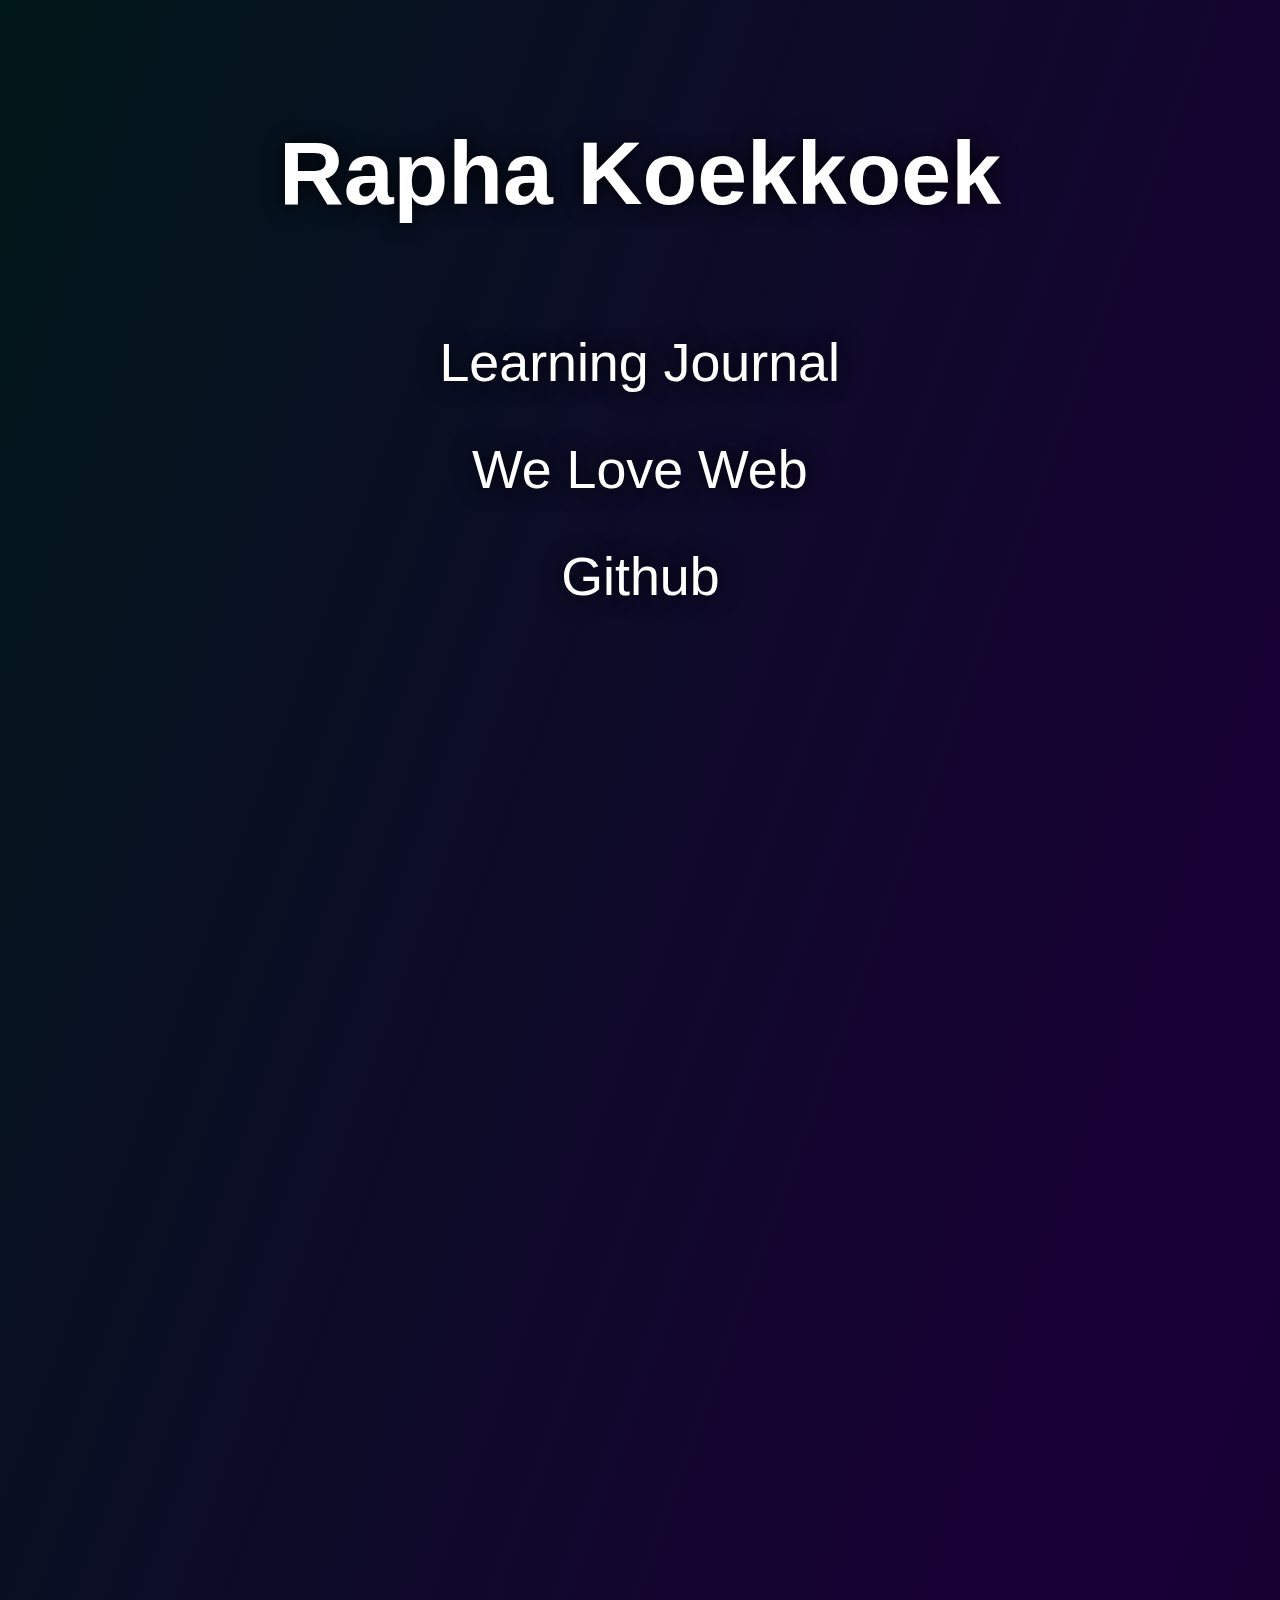
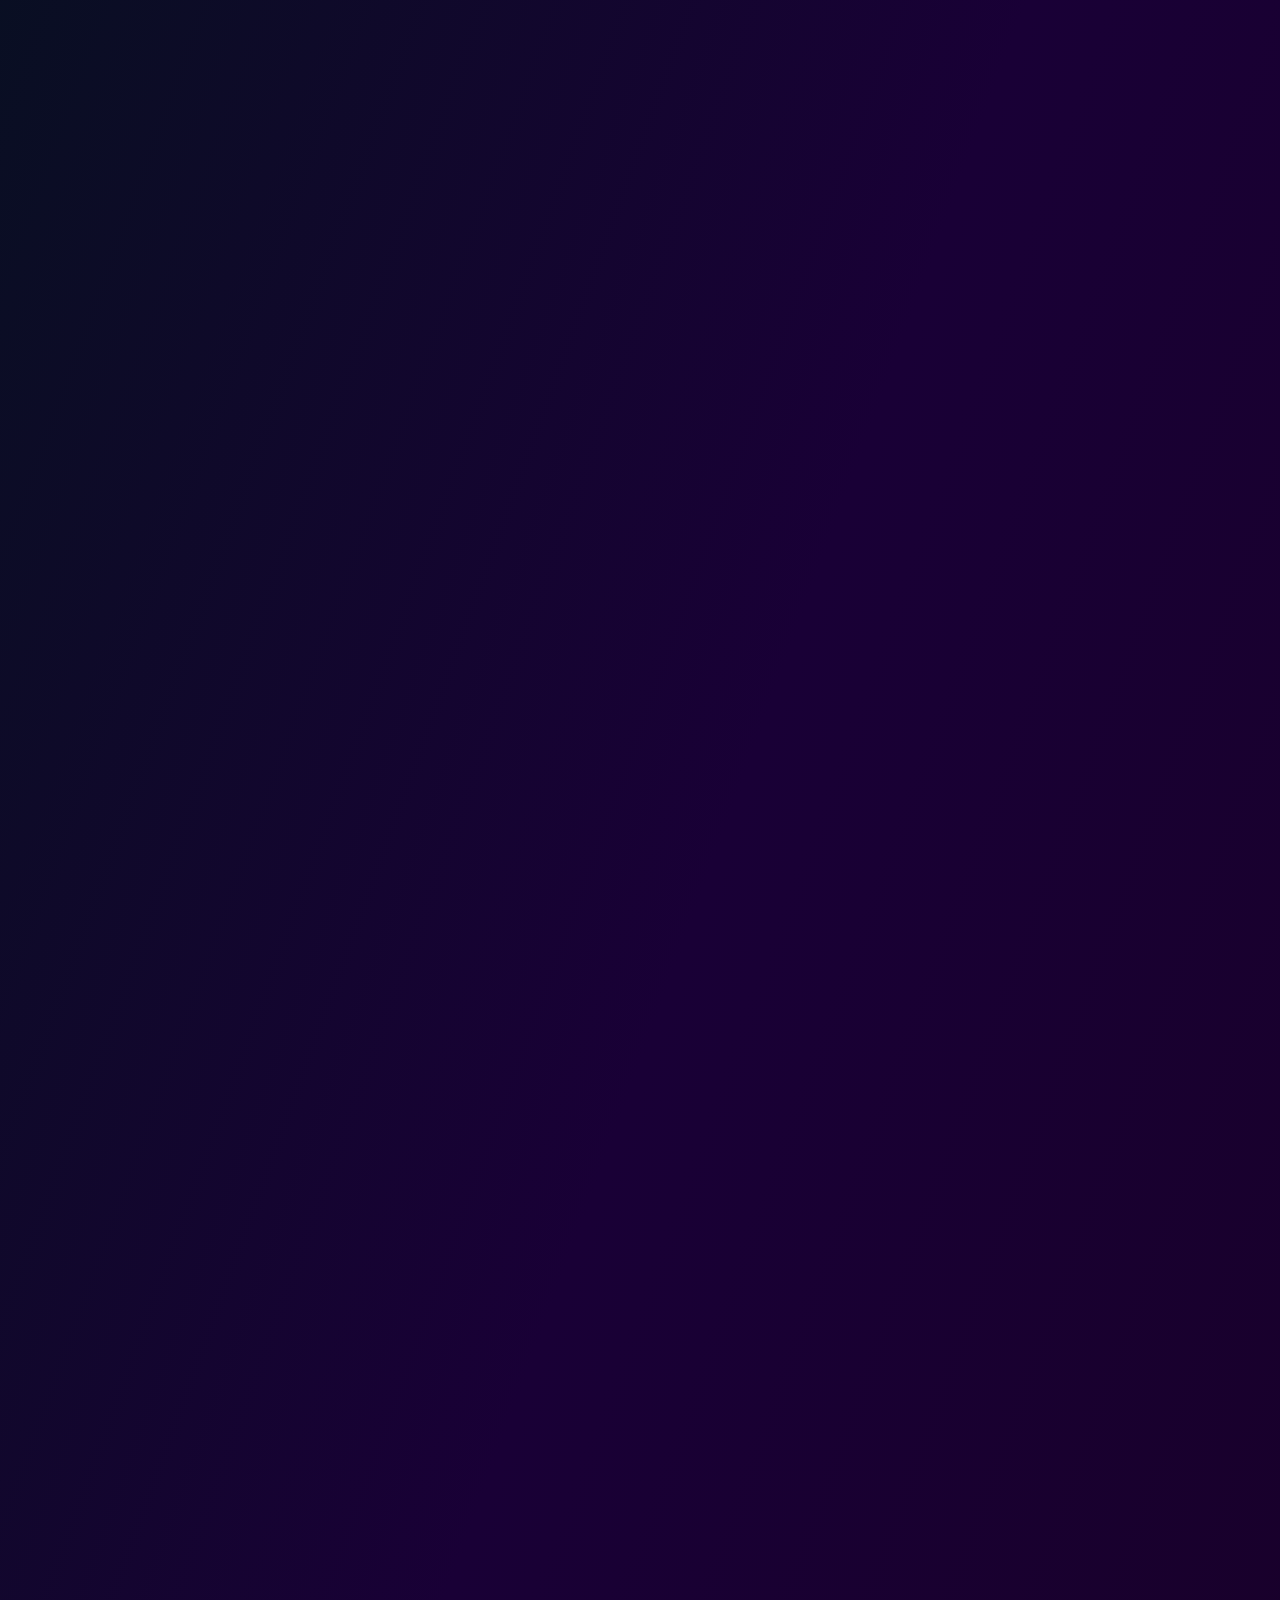
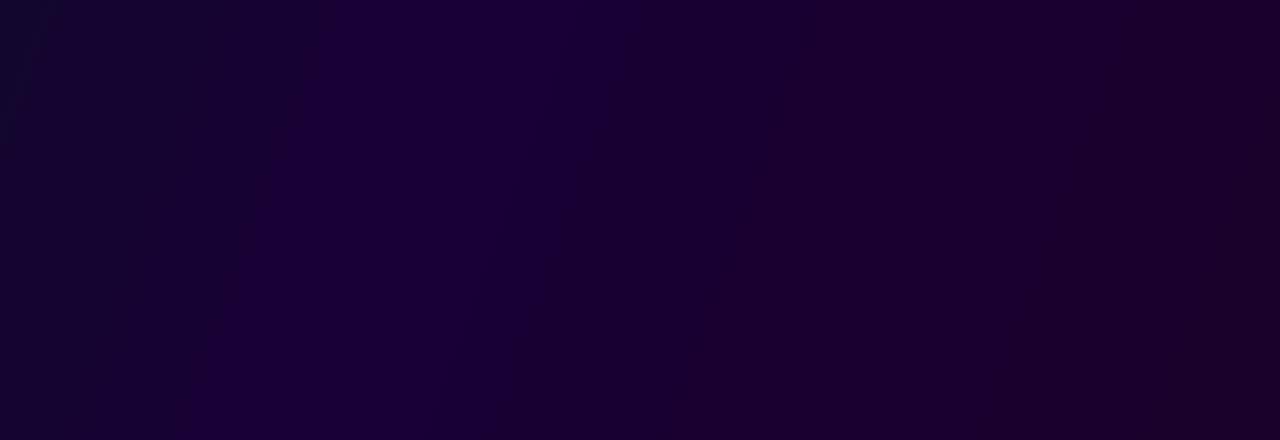
<file: index.html>
<html lang="nl">
<head>
    <meta charset="UTF-8">
    <meta name="viewport" content="width=device-width, initial-scale=1.0">
    <title>I Love Web - Rapha Koekkoek</title>
    <link rel="stylesheet" href="styles/stylehome.css">
</head>
<body>
    <header>
    </header>
    <main>
        <article>
            <h1>Rapha Koekkoek</h1>
            <a href="learningjournal.html">Learning Journal</a>
            <a href="weloveweb.html">We Love Web</a>
            <a href="https://github.com/Rapha2002">Github</a>
        </article>
    </main>
    <footer> 
    </footer>
</body>
</html>
</file>
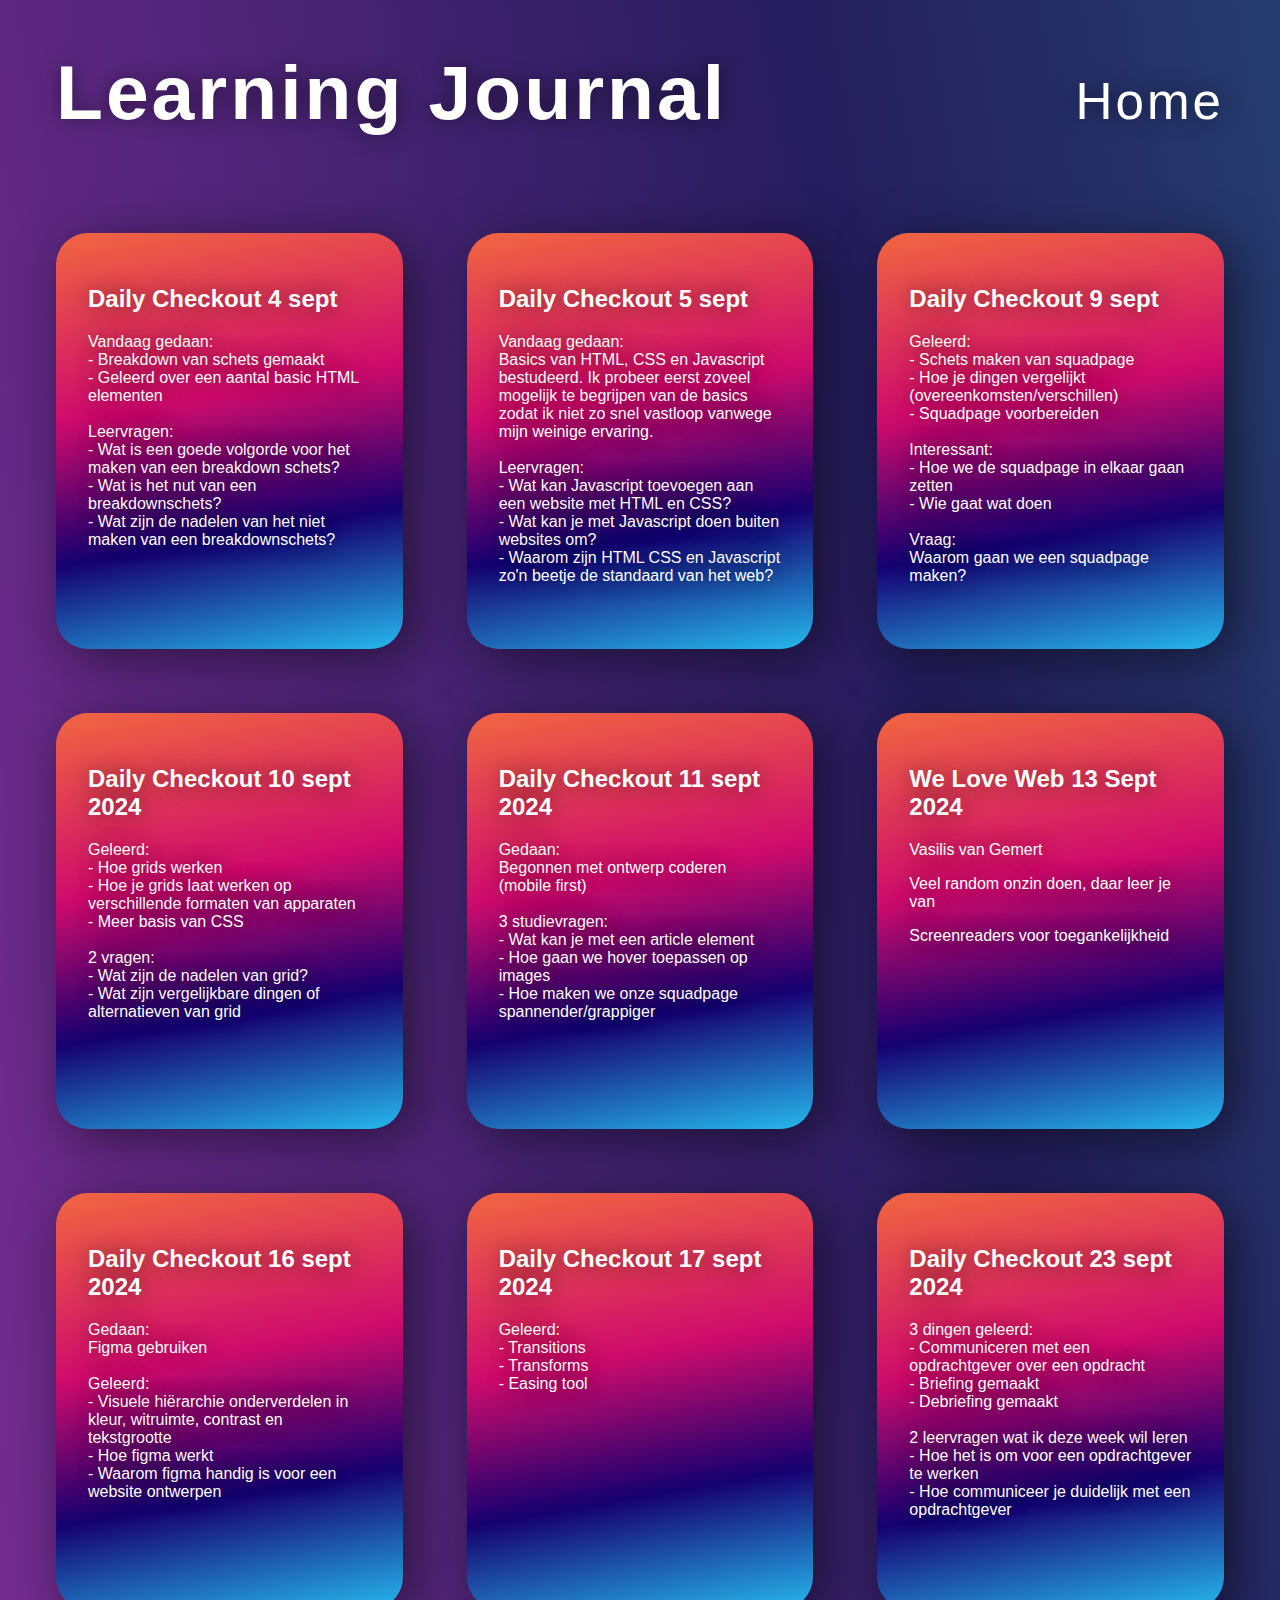
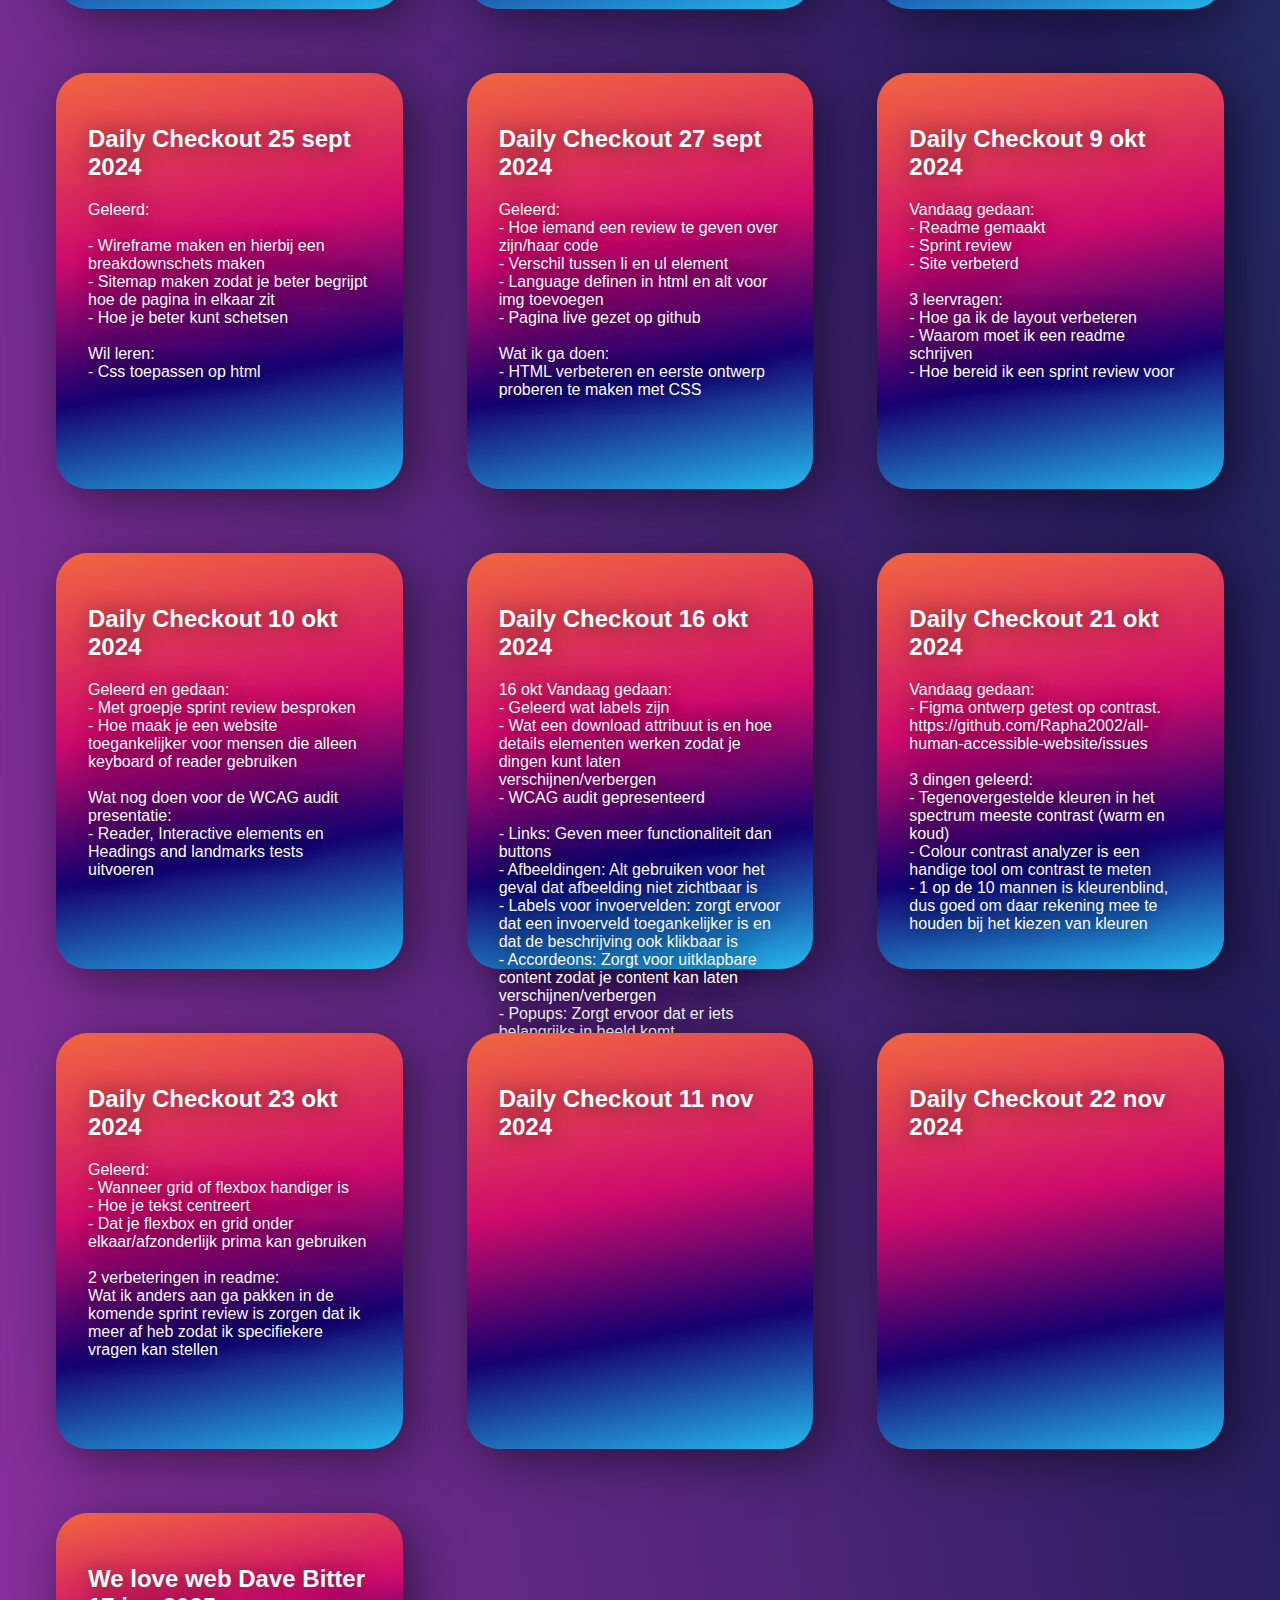
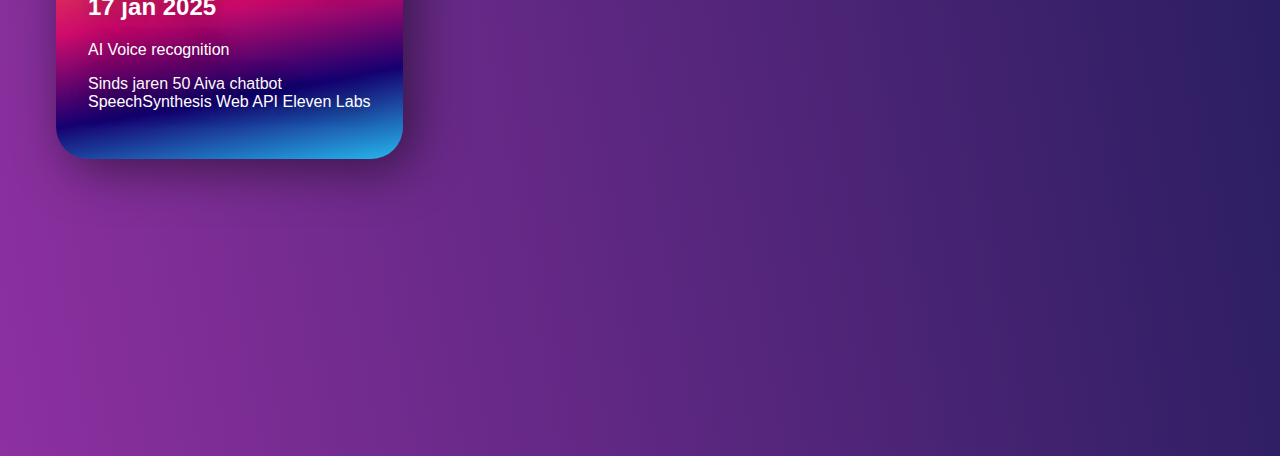
<file: learningjournal.html>
<html lang="nl">
<head>
    <meta charset="UTF-8">
    <meta name="viewport" content="width=device-width, initial-scale=1.0">
    <title>I Love Web - Rapha Koekkoek</title>
    <link rel="stylesheet" href="styles/stylelearningjournal.css">
</head>
<body>
    <header>
        <div class="flex-container">
            <h1>Learning Journal</h1>
            <a href="index.html">Home</a>
        </div>
    </header>
    <main>
        <div class="DailyCheckout">
            <article>
            <h2>Daily Checkout 4 sept</h2>
            <p>Vandaag gedaan:<br> 
                - Breakdown van schets gemaakt<br>
                - Geleerd over een aantal basic HTML elementen <br><br>
                Leervragen:<br>
                - Wat is een goede volgorde voor het maken van een breakdown schets?<br>
                - Wat is het nut van een breakdownschets? <br>
                - Wat zijn de nadelen van het niet maken van een breakdownschets? <br>
                
                </p>
            </article>
            <article>
            <h2>Daily Checkout 5 sept</h2>
            <p> Vandaag gedaan: <br>
                Basics van HTML, CSS en Javascript bestudeerd. Ik probeer eerst zoveel mogelijk te begrijpen van de basics zodat ik niet zo snel vastloop vanwege mijn weinige ervaring.<br><br>
                Leervragen:<br>
                - Wat kan Javascript toevoegen aan een website met HTML en CSS?<br>
                - Wat kan je met Javascript doen buiten websites om?<br>
                - Waarom zijn HTML CSS en Javascript zo'n beetje de standaard van het web?
                </p>
            </article>
            <article>
            <h2>Daily Checkout 9 sept</h2>
            <p>Geleerd:<br>
                - Schets maken van squadpage<br>
                - Hoe je dingen vergelijkt (overeenkomsten/verschillen)<br>
                - Squadpage voorbereiden<br><br>
                
                Interessant:<br>
                - Hoe we de squadpage in elkaar gaan zetten<br>
                - Wie gaat wat doen<br><br>
                
                Vraag:<br>
                Waarom gaan we een squadpage maken?<br>
                </p>
            </article>
            <article>
            <h2>Daily Checkout 10 sept 2024</h2>
            <p>Geleerd:<br>
                - Hoe grids werken<br>
                - Hoe je grids laat werken op verschillende formaten van apparaten<br>
                - Meer basis van CSS<br><br>
                
                2 vragen:<br>
                - Wat zijn de nadelen van grid?<br>
                - Wat zijn vergelijkbare dingen of alternatieven van grid</p>
            </article>
            <article>
                <h2>Daily Checkout 11 sept 2024</h2>
                <p>Gedaan:<br> Begonnen met ontwerp coderen (mobile first)<br><br>
                3 studievragen:<br>
                - Wat kan je met een article element<br>
                - Hoe gaan we hover toepassen op images<br>
                - Hoe maken we onze squadpage spannender/grappiger</p>
            </article>
            <article>
                <h2>We Love Web 13 Sept 2024</h2>
                <p>Vasilis van Gemert</p>
                <p>Veel random onzin doen, daar leer je van</p>
                <p>Screenreaders voor toegankelijkheid</p>
            </article>
            <article>
                <h2>Daily Checkout 16 sept 2024</h2>
            <p>Gedaan:<br>
                Figma gebruiken<br><br>
                Geleerd:<br>
                - Visuele hiërarchie onderverdelen in kleur, witruimte, contrast en tekstgrootte<br>
                - Hoe figma werkt<br>
                - Waarom figma handig is voor een website ontwerpen</p>
            </article>
            <article>
                <h2>Daily Checkout 17 sept 2024</h2>
            <p>Geleerd:<br>
                - Transitions <br>
                - Transforms<br>
                - Easing tool</p>
            </article>
            <article>
            <h2>Daily Checkout 23 sept 2024</h2>
            <p>
                3 dingen geleerd:<br>
                - Communiceren met een opdrachtgever over een opdracht<br>
                - Briefing gemaakt<br>
                - Debriefing gemaakt<br><br>
                
                2 leervragen wat ik deze week wil leren<br>
                - Hoe het is om voor een opdrachtgever te werken<br> 
                - Hoe communiceer je duidelijk met een opdrachtgever</p>
            </article>
            <article>
                <h2>Daily Checkout 25 sept 2024</h2>
            <p>Geleerd:<br><br>
                - Wireframe maken en hierbij een breakdownschets maken<br>
                - Sitemap maken zodat je beter begrijpt hoe de pagina in elkaar zit<br>
                - Hoe je beter kunt schetsen<br><br>
                
                Wil leren:<br>
                - Css toepassen op html</p>
            </article>
            <article>
            <h2>Daily Checkout 27 sept 2024</h2>
            <p>Geleerd:<br>
                - Hoe iemand een review te geven over zijn/haar code<br>
                - Verschil tussen li en ul element<br>
                - Language definen in html en alt voor img toevoegen<br>
                - Pagina live gezet op github<br><br>
                
                Wat ik ga doen:<br>
                - HTML verbeteren en eerste ontwerp proberen te maken met CSS</p>
            </article>
            <article>
                <h2>Daily Checkout 9 okt 2024</h2>
            <p>Vandaag gedaan:<br>
                - Readme gemaakt<br>
                - Sprint review<br>
                - Site verbeterd<br><br>
                
                3 leervragen:<br>
                - Hoe ga ik de layout verbeteren<br>
                - Waarom moet ik een readme schrijven<br>
                - Hoe bereid ik een sprint review voor</p>
            </article>
            <article>
                <h2>Daily Checkout 10 okt 2024</h2>
            <p>
                Geleerd en gedaan:<br>
                - Met groepje sprint review besproken<br>
                - Hoe maak je een website toegankelijker voor mensen die alleen keyboard of reader gebruiken<br><br>
                Wat nog doen voor de WCAG audit presentatie:<br>
                - Reader, Interactive elements en Headings and landmarks tests uitvoeren</p>
            </article>
            <article>
                <h2>Daily Checkout 16 okt 2024</h2>
            <p>16 okt
                Vandaag gedaan:<br>
                - Geleerd wat labels zijn<br>
                - Wat een download attribuut is en hoe details elementen werken zodat je dingen kunt laten verschijnen/verbergen<br>
                - WCAG audit gepresenteerd <br><br>
                
                
                - Links: Geven meer functionaliteit dan buttons<br>
                - Afbeeldingen: Alt gebruiken voor het geval dat afbeelding niet zichtbaar is<br>
                - Labels voor invoervelden: zorgt ervoor dat een invoerveld toegankelijker is en dat de beschrijving ook klikbaar is<br>
                - Accordeons: Zorgt voor uitklapbare content zodat je content kan laten verschijnen/verbergen<br>
                - Popups: Zorgt ervoor dat er iets belangrijks in beeld komt<br>
                - Headings:<br><br>
                Gebruiken voor website:<br>
                Alts voor images, headings, links</p>
            </article>
            
            <article>
            <h2>Daily Checkout 21 okt 2024</h2>
            <p>Vandaag gedaan:<br>
                - Figma ontwerp getest op contrast.<br>
                https://github.com/Rapha2002/all-human-accessible-website/issues<br><br>
                
                3 dingen geleerd:<br>
                - Tegenovergestelde kleuren in het spectrum meeste contrast (warm en koud)<br>
                - Colour contrast analyzer is een handige tool om contrast te meten<br>
                - 1 op de 10 mannen is kleurenblind, dus goed om daar rekening mee te houden bij het kiezen van kleuren</p>
            </article>
            <article>
            <h2>Daily Checkout 23 okt 2024</h2>
            
            <p>Geleerd:<br>
                - Wanneer grid of flexbox handiger is<br>
                - Hoe je tekst centreert<br>
                - Dat je flexbox en grid onder elkaar/afzonderlijk prima kan gebruiken<br><br>
                
                2 verbeteringen in readme:<br>
                
                Wat ik anders aan ga pakken in de komende sprint review is zorgen dat ik meer af heb zodat ik specifiekere vragen kan stellen</p>
            </article>
            <article>
                <h2>Daily Checkout 11 nov 2024</h2>
            <p></p>
        </article>
        <article>
            <h2>Daily Checkout 22 nov 2024</h2>
            <p></p>
        </article>
        <article>
            <h2>We love web Dave Bitter 17 jan 2025</h2>
            <p>AI Voice recognition
            </p>
            <p>
                Sinds jaren 50
                Aiva chatbot
                SpeechSynthesis Web API
                Eleven Labs
            </p>
        </article>
        </div>
    </main>
    
</body>
</html>
</file>
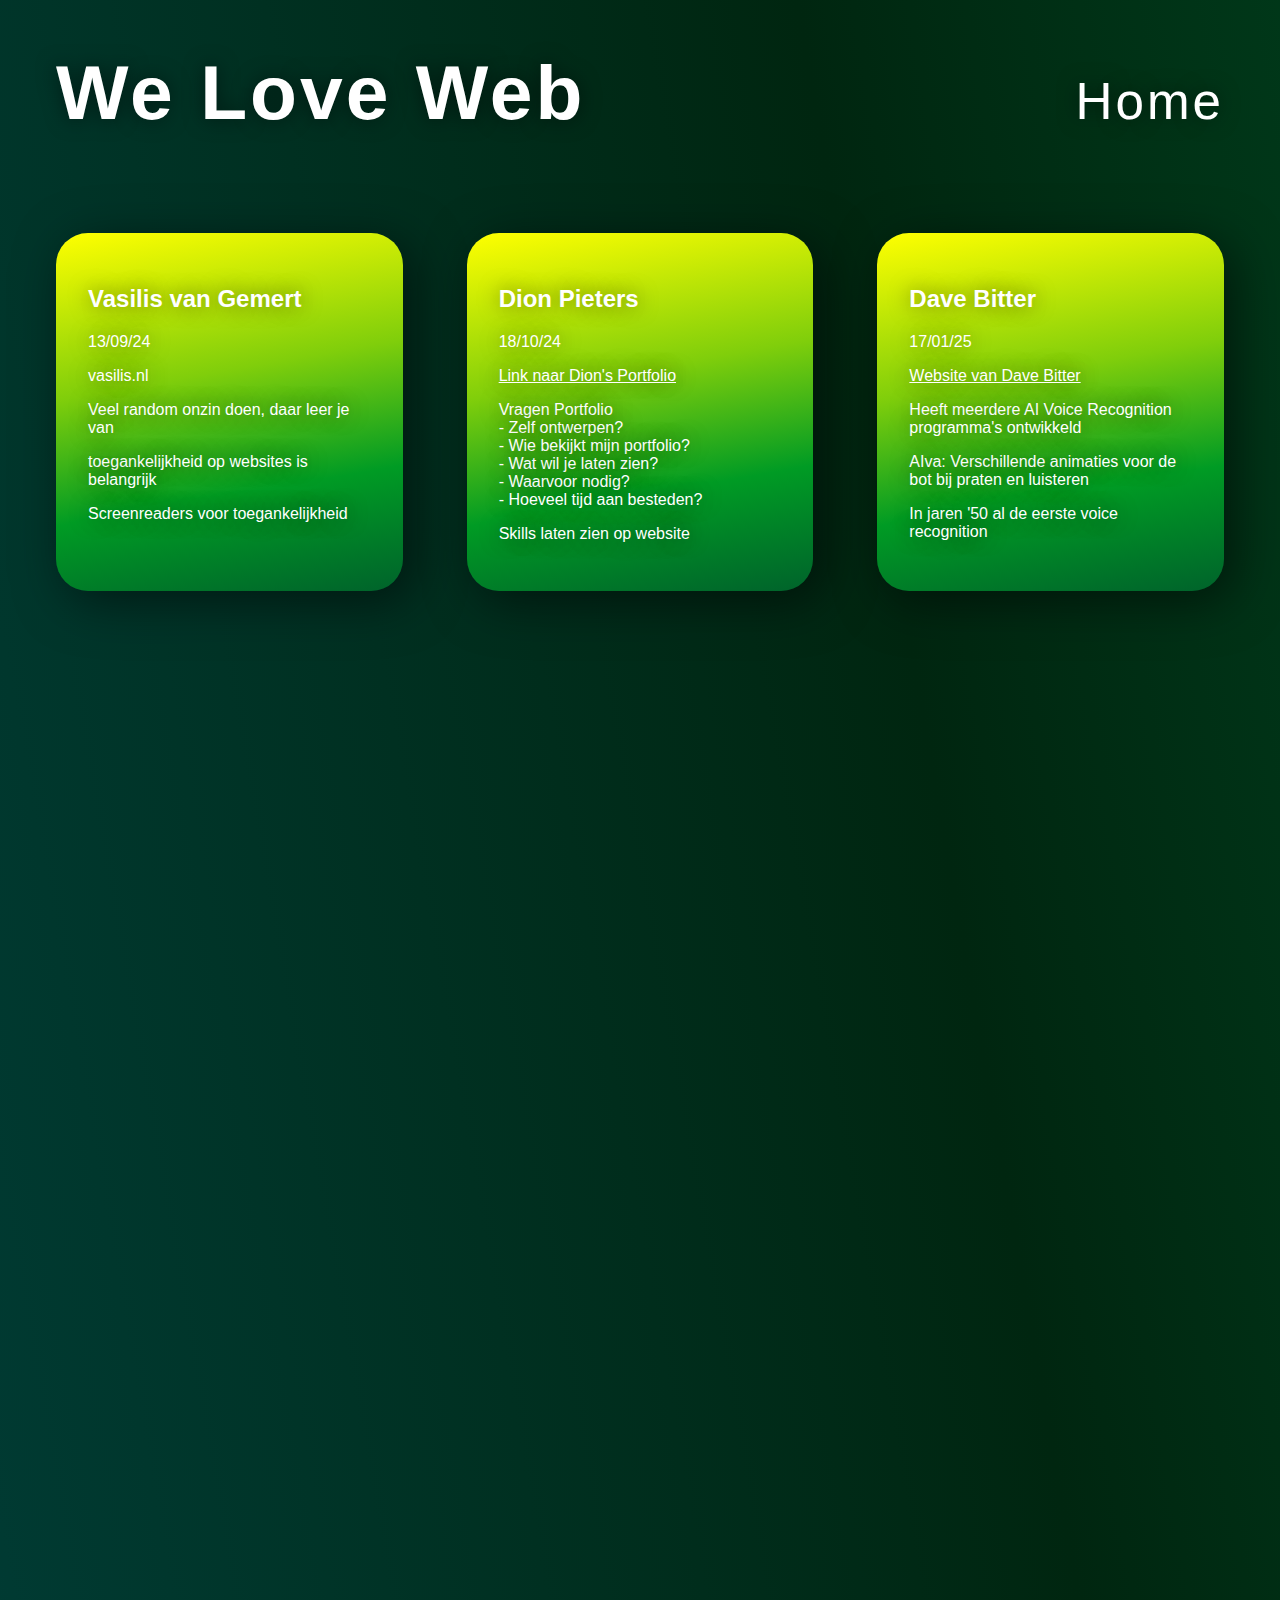
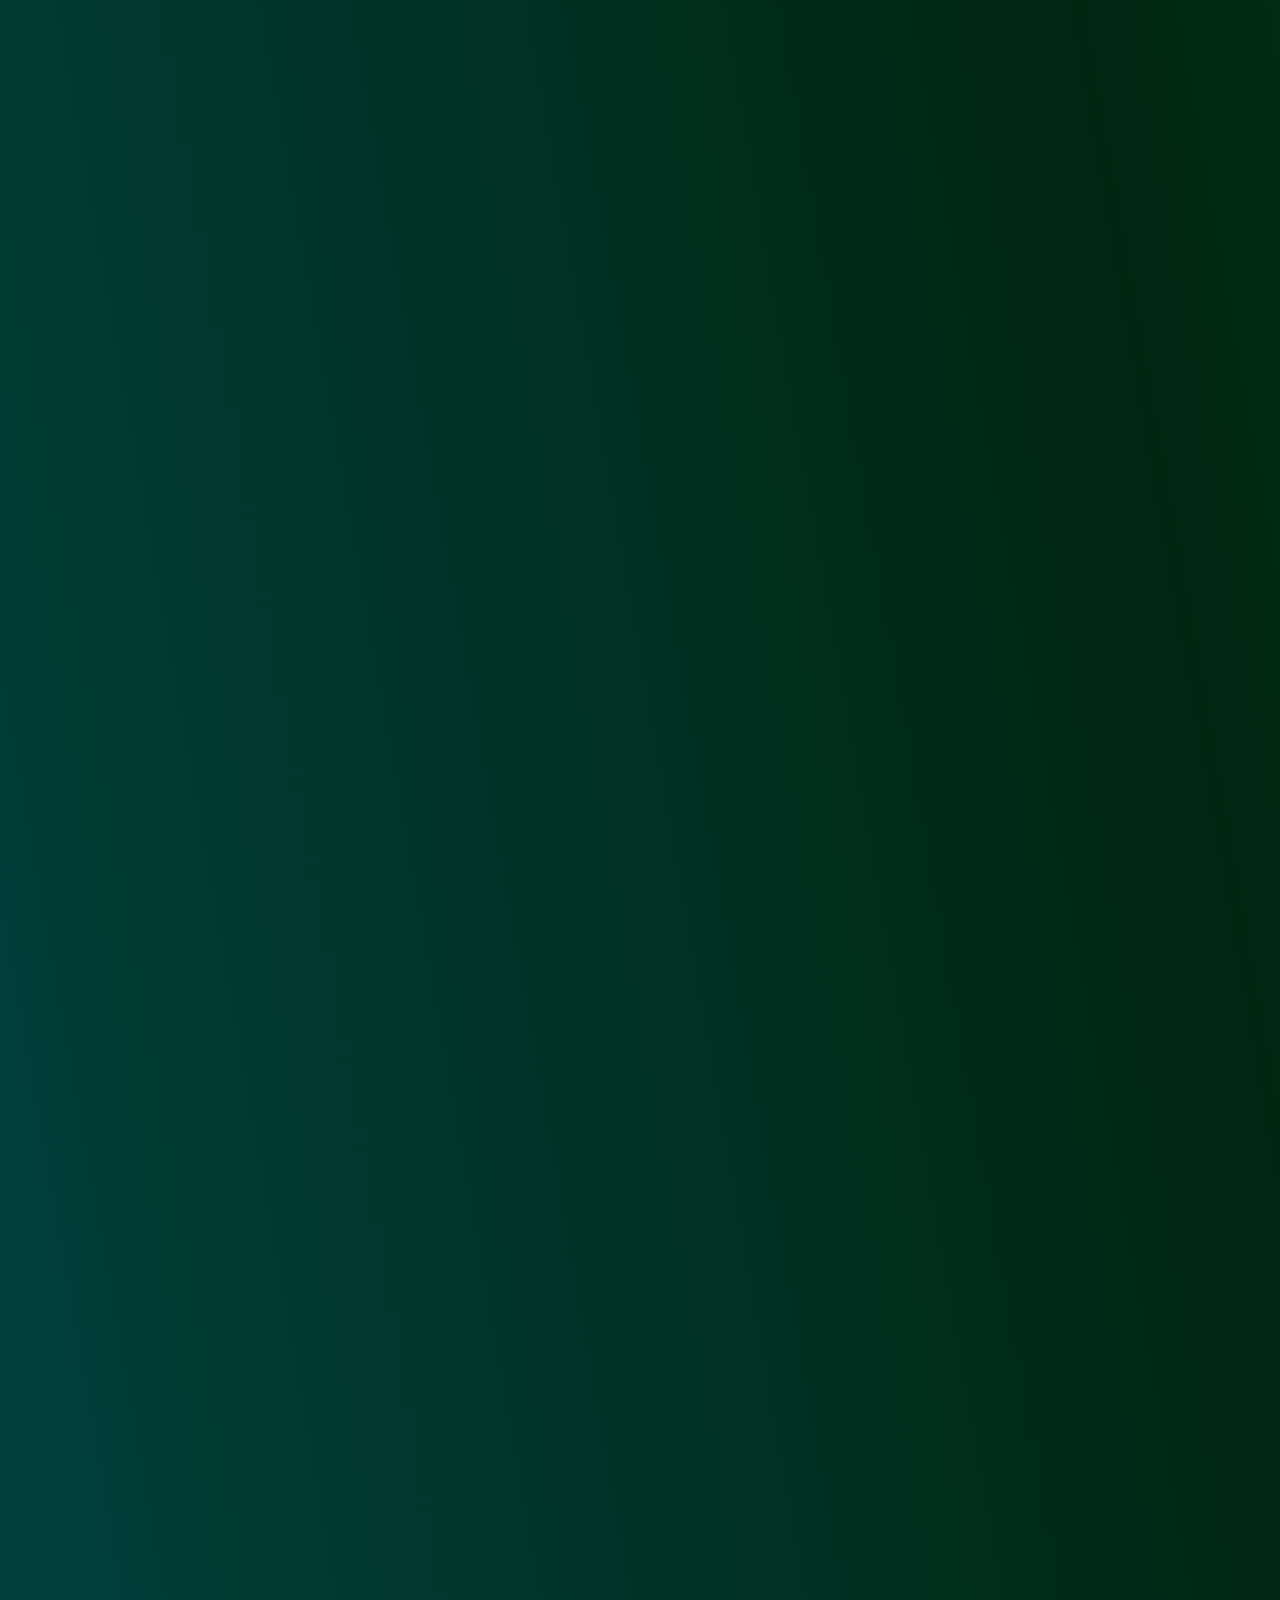
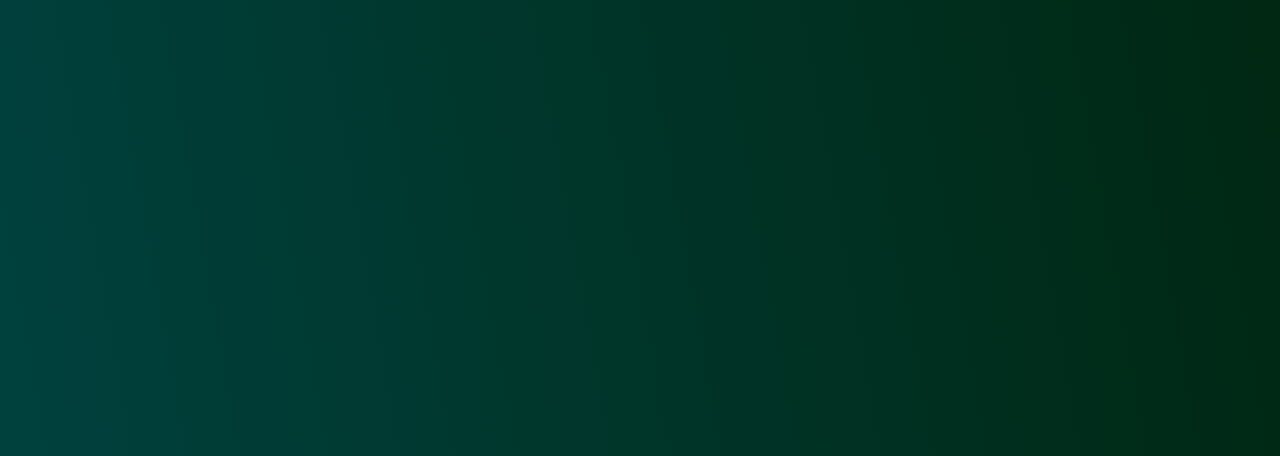
<file: weloveweb.html>
<!DOCTYPE html>
<html lang="nl">
<head>
    <meta charset="UTF-8">
    <meta name="viewport" content="width=device-width, initial-scale=1.0">
    <title>We Love Web</title>
    <link rel="stylesheet" href="styles/styleweloveweb.css">
</head>
<body>
    <header>
        <div class="flex-container">
            <h1>We Love Web</h1>
            <a href="index.html">Home</a>
        </div>
    </header>
    <main>
        <div class="DailyCheckout">
            <article>
                <h2>Vasilis van Gemert</h2>
                <p>13/09/24</p>
                <p>vasilis.nl</p>
                <p>Veel random onzin doen, daar leer je van</p>
                <p>toegankelijkheid op websites is belangrijk</p>
                <p>Screenreaders voor toegankelijkheid</p>
            </article>
            <article>
                <h2>Dion Pieters</h2>
                <p>18/10/24</p>
                <p></p> <a href="https://www.dionpieters.dev">Link naar Dion's Portfolio</a>
                <p>Vragen Portfolio <br>
                - Zelf ontwerpen? <br>
                - Wie bekijkt mijn portfolio? <br>
                - Wat wil je laten zien?<br>
                - Waarvoor nodig? <br>
                - Hoeveel tijd aan besteden? <br>
                </p>
                <p>
                Skills laten zien op website    
                </p>
            </article>
            <article>
                <h2>Dave Bitter</h2>
                <p>17/01/25</p>
                <a href="https://www.davebitter.com">Website van Dave Bitter</a>
                <p>Heeft meerdere AI Voice Recognition programma's ontwikkeld</p>
                <p>AIva: Verschillende animaties voor de bot bij praten en luisteren</p>
                <p>In jaren '50 al de eerste voice recognition</p>
            </article>
        </div>
    </main>
    <script src="main.js"></script>
</body>
</html>
</file>
<file: styles/stylehome.css>
@view-transition{
	navigation: auto;
}

article {
	font-family: 'Trebuchet MS', 'Lucida Sans Unicode', 'Lucida Grande', 'Lucida Sans', Arial, sans-serif;
	display: flex;
	flex-direction: column;
	align-items: center;
	margin: 2em;
}

article h1 {
	color: white;
	text-shadow: 0px 0px 20px black;
	font-size: 7vw;
	cursor: default;
	margin-top: 1em;
}

article a {
	text-decoration: none;
	color: white;
	text-shadow: 0px 0px 20px black;
	transform: scale(1.05);
	transition: transform .2s;
	font-size: 4vw;
	margin-top: 4%;
	letter-spacing: 30%;
}

article a:hover {
    color: rgb(235, 175, 216);
    transform: scale(1.2);
}



body {
	background: linear-gradient(-70deg, #1a0006, #2c002e, #180022, #190036, #001718);
	background-size: 400% 100%;
	animation: gradient 7s ease infinite;
	height: 400vh;
}

@keyframes gradient {
	0% {
		background-position: 0% 50%;
	}
	50% {
		background-position: 100% 50%;
	}
	100% {
		background-position: 0% 50%;
	}
}
</file>
<file: styles/stylelearningjournal.css>
.DailyCheckout, h2 {
    font-family: 'Trebuchet MS', 'Lucida Sans Unicode', 'Lucida Grande', 'Lucida Sans', Arial, sans-serif;
    text-align: left;
    text-shadow: 0px 0px 20px rgba(0, 0, 0, 0.509);
    color: white;
} 



article {
    border-radius: 2em;
    background: linear-gradient(350deg, rgb(37, 184, 237) 0%, rgb(22, 0, 112) 30%, rgb(206, 11, 108) 60%, rgb(241, 102, 64) 100%);
    margin: 2em;
    padding: 2em;
    font-size: 16px;
    transition: transform .18s;
    cursor: default;
    align-items: center;
    max-height:22em ;
    box-shadow: 10px 10px 50px rgba(0, 0, 0, 0.509);
}

article:hover {
    transform: scale(1.05);
}

.DailyCheckout {
    display: grid;
    grid-template-columns: 1fr  ;
    grid-template-rows: 1fr 1fr 1fr 1fr 1fr 1fr;
    padding: 1em;
    justify-content: center;

}

h1 {
    font-family: 'Trebuchet MS', 'Lucida Sans Unicode', 'Lucida Grande', 'Lucida Sans', Arial, sans-serif;
    font-size: 6vw;
    margin: 0;
    color: white;
    cursor: default;
    text-shadow: 0px 0px 20px rgba(0, 0, 0, 0.509);
    transition: .2s;
}

header{
    font-family: 'Trebuchet MS', 'Lucida Sans Unicode', 'Lucida Grande', 'Lucida Sans', Arial, sans-serif;
    letter-spacing: 3px;
    margin: 3em;
    margin-bottom: none;
    margin-top: none;
    padding: none;
    
}

header a {
    text-decoration:none;
    letter-spacing: 30%;
    font-size: 4vw;
    
    color:white;
    border-radius: 1em;
    text-shadow: 0px 0px 20px rgba(0, 0, 0, 0.509);
    transition: .2s;
    
}

.flex-container {
    display: flex;
    justify-content: space-between;
    text-align: center;
    align-items: baseline ;
}

header a:hover {
    color: rgb(205, 255, 252);
    transform: scale(1.2);
}

body {
	background: linear-gradient(80deg, #8d30a0, #251d5d, #267b91, #5e0270, #a12535);
	background-size: 400% 100%;
	animation: gradient 20s ease infinite;
	height: 400vh;
}

@keyframes gradient {
	0% {
		background-position: 0% 50%;
	}
	50% {
		background-position: 100% 50%;
	}
	100% {
		background-position: 0% 50%;
	}
}

@media (min-width:750px) {
    .DailyCheckout {
        display: grid;
        grid-template-columns: 1fr 1fr ;
        grid-template-rows: 1fr 1fr 1fr 1fr 1fr 1fr;
        padding: 1em;
    
    }

}




@media (min-width:1200px) {
    .DailyCheckout {
        display: grid;
        grid-template-columns: 1fr 1fr 1fr  ;
        grid-template-rows: 1fr 1fr 1fr 1fr 1fr 1fr;
        padding: 1em;
    
    }



}
</file>
<file: styles/styleweloveweb.css>
.DailyCheckout, h2 {
    font-family: 'Trebuchet MS', 'Lucida Sans Unicode', 'Lucida Grande', 'Lucida Sans', Arial, sans-serif;
    text-align: left;
    text-shadow: 0px 0px 20px rgba(0, 0, 0, 0.509);
    color: white;
} 

a {
    color: white;
}

article {
    border-radius: 2em;
    background: linear-gradient(350deg, rgb(0, 99, 43) 0%, rgb(0, 155, 36) 30%, rgb(128, 206, 11) 60%, rgb(255, 255, 0) 100%);
    margin: 2em;
    padding: 2em;
    font-size: 16px;
    transition: transform .18s;
    cursor: default;
    align-items: center;
    max-height:22em ;
    box-shadow: 10px 10px 50px rgba(0, 0, 0, 0.509);
}

article:hover {
    transform: scale(1.05);
}

.DailyCheckout {
    display: grid;
    grid-template-columns: 1fr  ;
    grid-template-rows: 1fr 1fr 1fr 1fr 1fr 1fr;
    padding: 1em;
    justify-content: center;

}

h1 {
    font-family: 'Trebuchet MS', 'Lucida Sans Unicode', 'Lucida Grande', 'Lucida Sans', Arial, sans-serif;
    font-size: 6vw;
    margin: 0;
    color: white;
    cursor: default;
    text-shadow: 0px 0px 20px rgba(0, 0, 0, 0.509);
    transition: .2s;
}

header{
    font-family: 'Trebuchet MS', 'Lucida Sans Unicode', 'Lucida Grande', 'Lucida Sans', Arial, sans-serif;
    letter-spacing: 3px;
    margin: 3em;
    margin-bottom: none;
    margin-top: none;
    padding: none;
    
}

header a {
    text-decoration:none;
    letter-spacing: 30%;
    font-size: 4vw;
    
    color:white;
    border-radius: 1em;
    text-shadow: 0px 0px 20px rgba(0, 0, 0, 0.509);
    transition: .2s;
    
}

.flex-container {
    display: flex;
    justify-content: space-between;
    text-align: center;
    align-items: baseline ;
}

header a:hover {
    color: rgb(223, 255, 205);
    transform: scale(1.2);
}

body {
	background: linear-gradient(80deg, #00413e, #002610, #00592a, #0a6638, #269f7e);
	background-size: 400% 100%;
	animation: gradient 30s ease infinite;
	height: 400vh;
}

@keyframes gradient {
	0% {
		background-position: 0% 50%;
	}
	50% {
		background-position: 100% 50%;
	}
	100% {
		background-position: 0% 50%;
	}
}

@media (min-width:750px) {
    .DailyCheckout {
        display: grid;
        grid-template-columns: 1fr 1fr ;
        grid-template-rows: 1fr 1fr 1fr 1fr 1fr 1fr;
        padding: 1em;
    
    }

}




@media (min-width:1200px) {
    .DailyCheckout {
        display: grid;
        grid-template-columns: 1fr 1fr 1fr  ;
        grid-template-rows: 1fr 1fr 1fr 1fr 1fr 1fr;
        padding: 1em;
    
    }



}
</file>
